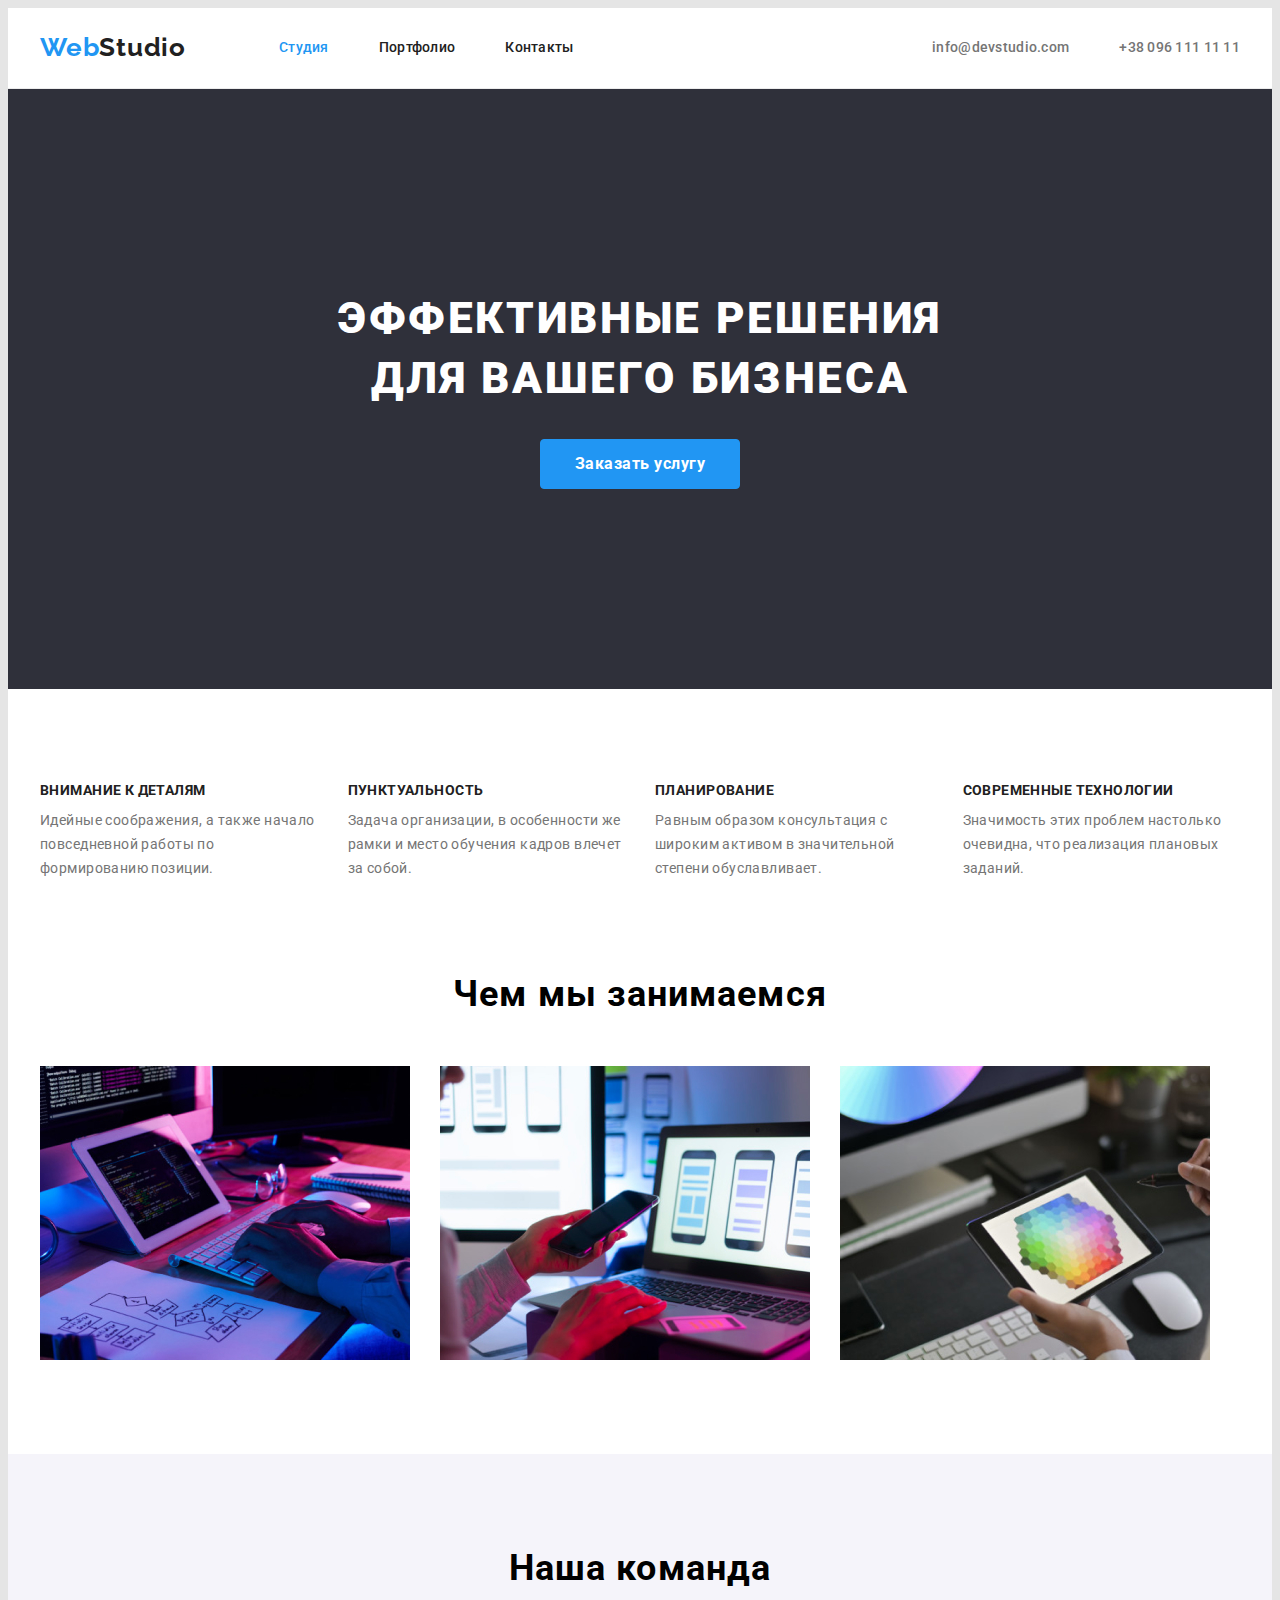
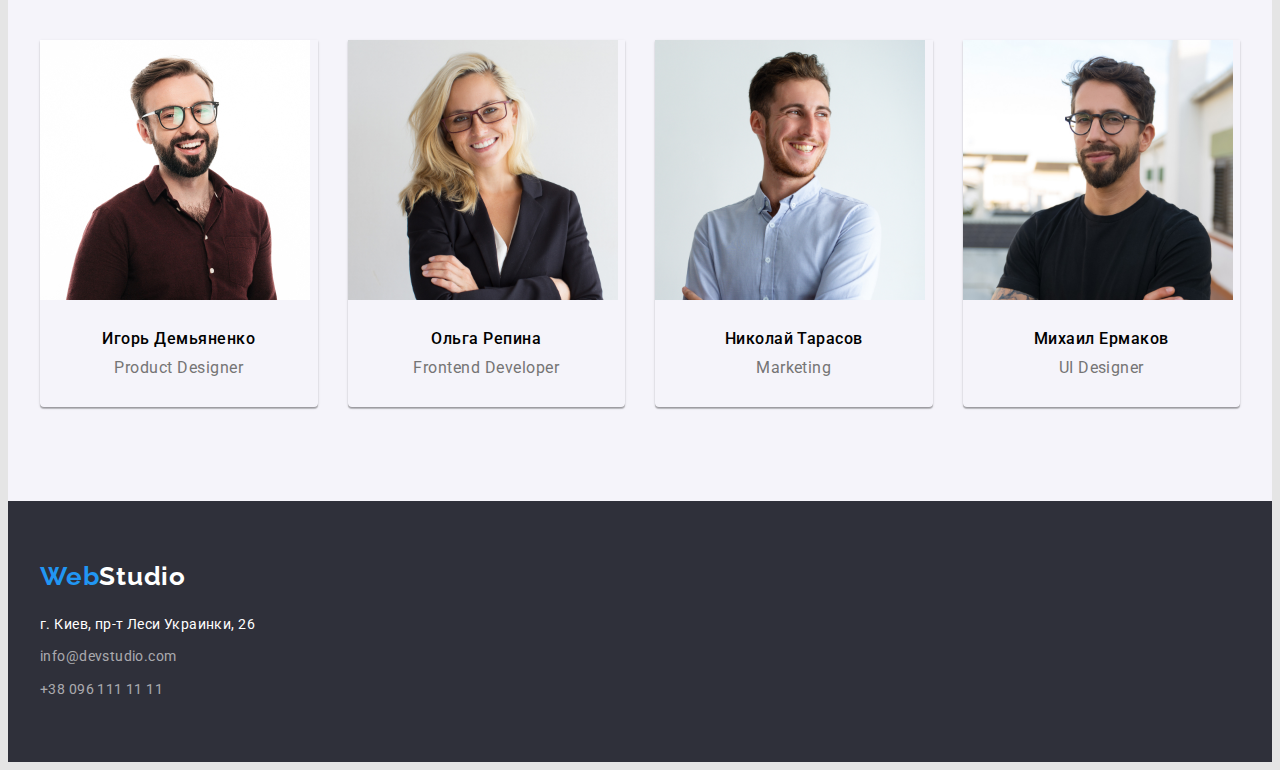
<file: index.html>
<!DOCTYPE html>
<html lang="ru">

<head>
    <meta charset="UTF-8">
    <meta http-equiv="X-UA-Compatible" content="IE=edge">
    <meta name="viewport" content="width=device-width, initial-scale=1.0">
    <title>Webstudio</title>
    <link rel="preconnect" href="https://fonts.googleapis.com">
    <link rel="preconnect" href="https://fonts.gstatic.com" crossorigin>
    <link
        href="https://fonts.googleapis.com/css2?family=Raleway:wght@700&family=Roboto:wght@400;500;700;900&display=swap"
        rel="stylesheet">
    <link rel="stylesheet" href="https://cdnjs.cloudflare.com/ajax/libs/modern-normalize/1.1.0/modern-normalize.min.css"
        integrity="sha512-wpPYUAdjBVSE4KJnH1VR1HeZfpl1ub8YT/NKx4PuQ5NmX2tKuGu6U/JRp5y+Y8XG2tV+wKQpNHVUX03MfMFn9Q=="
        crossorigin="anonymous" referrerpolicy="no-referrer" />
    <link rel="stylesheet" href="./css/styles.css">
</head>

<body>
    <header class="header">
        <div class="container">
            <a class="header-logo link logo-top" href="index.html"><span class="logo-web">Web</span>Studio</a>
            <ul class="header-list list">
                <li class="header-item"><a href="index.html" class="header-link link current">Студия</a></li>
                <li class="header-item"><a href="portfolio.html" class="header-link link">Портфолио</a></li>
                <li class="header-item"><a href="" class="header-link link ">Контакты</a></li>
            </ul>
            <div class="header-connect">
                <nav class="header-nav">
                    <ul class="header-link list">
                        <li class="header-item"><a class="header-mail link"
                                href="mailto:info@devstudio.com">info@devstudio.com</a></li>
                        <li class="header-item"><a class="header-tel link" href="tel:+380961111111">+38 096 111 11
                                11</a></li>
                    </ul>
                </nav>
            </div>
        </div>
    </header>
    <main>
        <section class="hero">
            <div class="container">
                <h1 class="hero-title">Эффективные решения для вашего бизнеса</h1>
                <button type="button" class="main-button pointer">Заказать услугу</button>
            </div>
        </section>
        <section class="benefits section">
            <div class="container">
                <h2 class="visually-hidden">Наши преимущества</h2>
                <ul class="benefits-list list">
                    <li class="benefits-item">
                        <h3 class="benefits-title">Внимание к деталям</h3>
                        <p class="benefits-text">Идейные соображения, а также начало повседневной работы по формированию
                            позиции.</p>
                    </li>
                    <li class="benefits-item">
                        <h3 class="benefits-title">Пунктуальность</h3>
                        <p class="benefits-text">Задача организации, в особенности же рамки и место обучения кадров
                            влечет за собой.</p>
                    </li>
                    <li class="benefits-item">
                        <h3 class="benefits-title">Планирование</h3>
                        <p class="benefits-text">Равным образом консультация с широким активом в значительной степени
                            обуславливает.</p>
                    </li>
                    <li class="benefits-item">
                        <h3 class="benefits-title">Современные технологии</h3>
                        <p class="benefits-text">Значимость этих проблем настолько очевидна, что реализация плановых
                            заданий.</p>
                    </li>
                </ul>
            </div>
        </section>
        <section class="gallery section">
            <div class="container">
                <h2 class="gallery-title">Чем мы занимаемся</h2>
                <ul class="gallery-list list">
                    <li class="gallery-item">
                        <img src="./images/img-1.jpg" alt="печатает на клавиатуре" width="370" height="294" />
                    </li>
                    <li class="gallery-item">
                        <img src="./images/img-2.jpg" alt="смотрит в смартфон" width="370" height="294" />
                    </li>
                    <li class="gallery-item">
                        <img src="./images/img-3.jpg" alt="использует планшет" width="370" height="294" />
                    </li>
                </ul>
            </div>
        </section>
        <section class="masters section">
            <div class="container">
                <h2 class="masters-title">Наша команда</h2>
                <ul class="masters-list list">
                    <li class="masters-item">
                        <img src="./images/master-1.jpg" alt="Product Designer" width="270" height="260" />
                        <h3 class="masters-name">Игорь Демьяненко</h3>
                        <p class="masters-text">Product Designer</p>
                    </li>
                    <li class="masters-item">
                        <img src="./images/master-2.jpg" alt="Frontend Developer" width="270" height="260" />
                        <h3 class="masters-name">Ольга Репина</h3>
                        <p class="masters-text">Frontend Developer</p>
                    </li>
                    <li class="masters-item">
                        <img src="./images/master-3.jpg" alt="Marketing" width="270" height="260" />
                        <h3 class="masters-name">Николай Тарасов</h3>
                        <p class="masters-text">Marketing</p>
                    </li>
                    <li class="masters-item">
                        <img src="./images/master-4.jpg" alt="UI Designer" width="270" height="260" />
                        <h3 class="masters-name">Михаил Ермаков</h3>
                        <p class="masters-text">UI Designer</p>
                    </li>
                </ul>
            </div>
        </section>
    </main>
    <footer class="footer">
        <div class="container">
            <a class="footer-logo link logo-bottom" href="index.html"><span class="logo-web">Web</span>Studio</a>
            <address class="footer-adress">
                <ul class="footer-list list">
                    <li class="footer-link">
                        <a class="footer-location link" href="https://goo.gl/maps/WTRpLGhR1zs4KhXf9" target="_blank"
                            rel="noopener nofollow noreferrer">
                            г. Киев, пр-т Леси Украинки, 26</a>
                    </li>
                    <li class="footer-link">
                        <a class="footer-mail link" href="mailto:info@devstudio.com">info@devstudio.com</a>
                    </li>
                    <li class="footer-link">
                        <a class="footer-tel link" href="tel:+380961111111">+38 096 111 11 11</a>
                    </li>
                </ul>
            </address>
        </div>
    </footer>
</body>

</html>
</file>
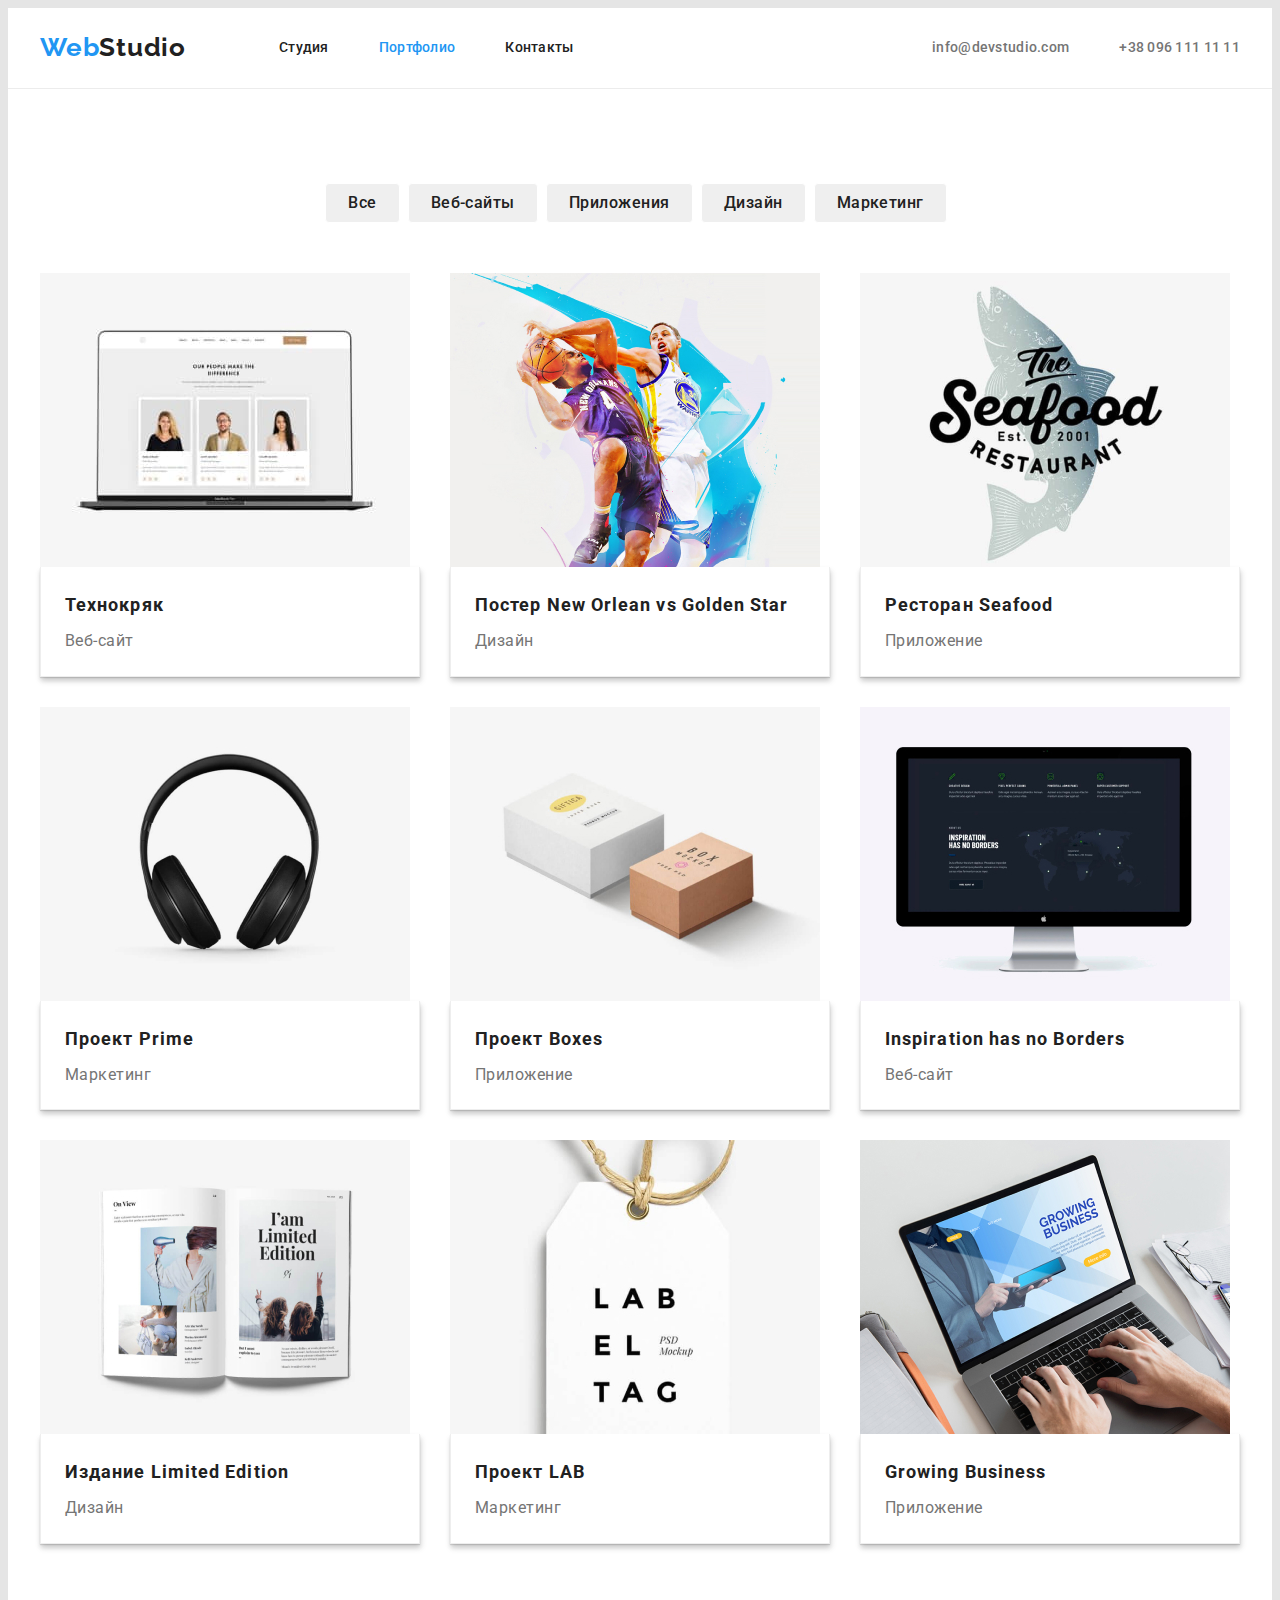
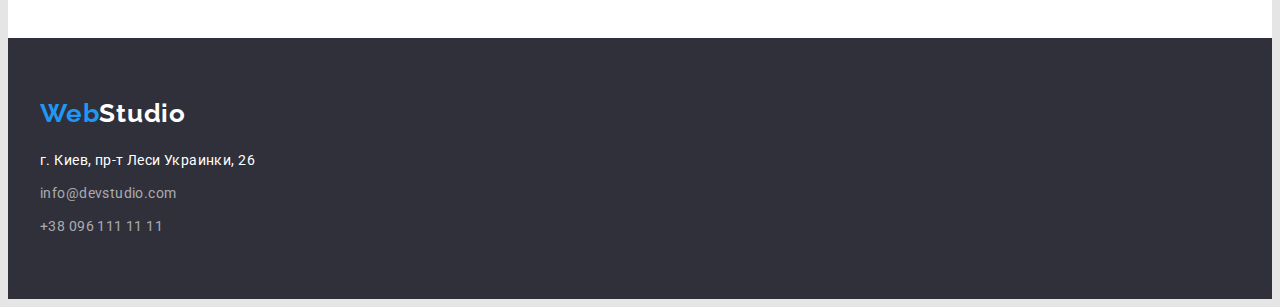
<file: portfolio.html>
<!DOCTYPE html>
<html lang="ru">

<head>
    <meta charset="UTF-8">
    <meta http-equiv="X-UA-Compatible" content="IE=edge">
    <meta name="viewport" content="width=device-width, initial-scale=1.0">
    <title>Portfolio</title>
    <link rel="preconnect" href="https://fonts.googleapis.com">
    <link rel="preconnect" href="https://fonts.gstatic.com" crossorigin>
    <link
        href="https://fonts.googleapis.com/css2?family=Raleway:wght@700&family=Roboto:wght@400;500;700;900&display=swap"
        rel="stylesheet">
    <link rel="stylesheet" href="https://cdnjs.cloudflare.com/ajax/libs/modern-normalize/1.1.0/modern-normalize.min.css"
        integrity="sha512-wpPYUAdjBVSE4KJnH1VR1HeZfpl1ub8YT/NKx4PuQ5NmX2tKuGu6U/JRp5y+Y8XG2tV+wKQpNHVUX03MfMFn9Q=="
        crossorigin="anonymous" referrerpolicy="no-referrer" />
    <link rel="stylesheet" href="./css/styles.css">
</head>

<body>
    <header class="header">
        <div class="container">
            <a class="header-logo link logo-top" href="index.html"><span class="logo-web">Web</span>Studio</a>
            <ul class="header-list list">
                <li class="header-item"><a href="index.html" class="header-link link ">Студия</a></li>
                <li class="header-item"><a href="portfolio.html" class="header-link link current">Портфолио</a></li>
                <li class="header-item"><a href="" class="header-link link ">Контакты</a></li>
            </ul>
            <div class="header-connect">
                <nav class="header-nav">
                    <ul class="header-link list">
                        <li class="header-item"><a class="header-mail link"
                                href="mailto:info@devstudio.com">info@devstudio.com</a></li>
                        <li class="header-item"><a class="header-tel link" href="tel:+380961111111">+38 096 111 11
                                11</a></li>
                    </ul>
                </nav>
            </div>
        </div>
    </header>
    <main>
        <section class="hero-portfolio section">
            <div class="container">
                <h1 class="visually-hidden">Ссылки</h1>
                <ul class="hero-list list">
                    <li class="hero-item"><button type="button" class="second-button pointer button1">Все</button></li>
                    <li class="hero-item"><button type="button" class="second-button pointer button2">Веб-сайты</button>
                    </li>
                    <li class="hero-item"><button type="button"
                            class="second-button pointer button3">Приложения</button></li>
                    <li class="hero-item"><button type="button" class="second-button pointer button4">Дизайн</button>
                    </li>
                    <li class="hero-item"><button type="button" class="second-button pointer button5">Маркетинг</button>
                    </li>
                </ul>
                <ul class="hero-about-list list">
                    <li class="hero-about-item">
                        <a class="hero-about-link link" href="">
                            <img src="images/portfolio-img-1.jpg" alt="Показывает сайт">
                            <div class="hero-about-content">
                                <h2 class="hero-about-title">Технокряк</h2>
                                <p class="hero-about-type">Веб-сайт</p>
                            </div>
                        </a>
                    </li>
                    <li class="hero-about-item">
                        <a class="hero-about-link link" href="">
                            <img src="images/portfolio-img-2.jpg" alt="Играют баскетболл">
                            <div class="hero-about-content">
                                <h2 class="hero-about-title">Постер New Orlean vs Golden Star</h2>
                                <p class="hero-about-type">Дизайн</p>
                            </div>
                        </a>
                    </li>
                    <li class="hero-about-item">
                        <a class="hero-about-link link" href="">
                            <img src="images/portfolio-img-3.jpg" alt="Прыгает рыба">
                            <div class="hero-about-content">
                                <h2 class="hero-about-title">Ресторан Seafood</h2>
                                <p class="hero-about-type">Приложение</p>
                            </div>
                        </a>
                    </li>
                    <li class="hero-about-item">
                        <a class="hero-about-link link" href="">
                            <img src="images/portfolio-img-4.jpg" alt="Показывает наушники">
                            <div class="hero-about-content">
                                <h2 class="hero-about-title">Проект Prime</h2>
                                <p class="hero-about-type">Маркетинг</p>
                            </div>
                        </a>
                    </li>
                    <li class="hero-about-item">
                        <a class="hero-about-link link" href="">
                            <img src="images/portfolio-img-5.jpg" alt="Показывает коробки">
                            <div class="hero-about-content">
                                <h2 class="hero-about-title">Проект Boxes</h2>
                                <p class="hero-about-type">Приложение</p>
                            </div>
                        </a>
                    </li>
                    <li class="hero-about-item">
                        <a class="hero-about-link link" href="">
                            <img src="images/portfolio-img-6.jpg" alt="Показывает сайт">
                            <div class="hero-about-content">
                                <h2 class="hero-about-title">Inspiration has no Borders</h2>
                                <p class="hero-about-type">Веб-сайт</p>
                            </div>
                        </a>
                    </li>
                    <li class="hero-about-item">
                        <a class="hero-about-link link" href="">
                            <img src="images/portfolio-img-7.jpg" alt="Открывает книгу">
                            <div class="hero-about-content">
                                <h2 class="hero-about-title">Издание Limited Edition</h2>
                                <p class="hero-about-type">Дизайн</p>
                            </div>
                        </a>
                    </li>
                    <li class="hero-about-item">
                        <a class="hero-about-link link" href="">
                            <img src="images/portfolio-img-8.jpg" alt="Показывает этикетку">
                            <div class="hero-about-content">
                                <h2 class="hero-about-title">Проект LAB</h2>
                                <p class="hero-about-type">Маркетинг</p>
                            </div>
                        </a>
                    </li>
                    <li class="hero-about-item">
                        <a class="hero-about-link link" href="">
                            <img src="images/portfolio-img-9.jpg" alt="Печатает на ноутбуке">
                            <div class="hero-about-content">
                                <h2 class="hero-about-title">Growing Business</h2>
                                <p class="hero-about-type">Приложение</p>
                            </div>
                        </a>
                    </li>
                </ul>
            </div>
        </section>
    </main>
    <footer class="footer">
        <div class="container">
            <a class="footer-logo link logo-bottom" href="index.html"><span class="logo-web">Web</span>Studio</a>
            <address class="footer-adress list">
                <ul class="footer-list list">
                    <li class="footer-link">
                        <a class="footer-location link" href="https://goo.gl/maps/WTRpLGhR1zs4KhXf9" target="_blank"
                            rel="noopener nofollow noreferrer">
                            г. Киев, пр-т Леси Украинки, 26</a>
                    </li>
                    <li class="footer-link">
                        <a class="footer-mail link" href="mailto:info@devstudio.com">info@devstudio.com</a>
                    </li>
                    <li class="footer-link">
                        <a class="footer-tel link" href="tel:+380961111111">+38 096 111 11 11</a>
                    </li>
                </ul>
            </address>
        </div>
    </footer>
</body>

</html>
</file>
<file: css/styles.css>
:root {
    --main-btn-color: #ffffff;
    --second-btn-color: #212121;
    --about-title-color: #212121;
    --about-title-type-color: #757575;
    --accent-color: #2196F3;
    --benefits-title: #212121;
    --benefits-text: #757575;
    --masters-item-text: #757575;
    --link-text: rgba(255, 255, 255, 0.6);
    --background-color: #E5E5E5;
    --background-second-color: #ffffff;
    --background-link-color: #2F303A;
    --border-porfolio: #FFFFFF;
    --team-bg-color: #F5F4FA;
    --border-color: #eeeeee

}

p,
h1,
h2,
h3,
h4,
h5,
h6 {
    margin: 0;
}


ul,
ol {
    margin: 0;
    padding-left: 0;
}

body {
    font-family: "Roboto", sans-serif;
    font-size: 14px;
    letter-spacing: 0.03em;
    background-color: var(--background-color);
}

.container {
    width: 1200px;
    margin: 0 auto;
    padding-left: 15px;
    padding-right: 15px;
}

.list {
    list-style: none;
}

.link {
    text-decoration: none;
}

.link.current {
    color: var(--accent-color);
}

.pointer {
    cursor: pointer;
}

img {
    display: block;
    max-width: 100%;
}

.visually-hidden {
    position: absolute;
    white-space: nowrap;
    width: 1px;
    height: 1px;
    overflow: hidden;
    border: 0;
    padding: 0;
    clip: rect(0 0 0 0);
    clip-path: inset(50%);
    margin: -1px;
}

.logo-top {
    font-family: 'Raleway';
    font-style: normal;
    font-weight: 700;
    font-size: 26px;
    line-height: 1.2;
    letter-spacing: 0.03em;
    color: var(--about-title-color);
}

.logo-bottom {
    font-family: 'Raleway', sans-serif;
    font-style: normal;
    font-weight: 700;
    font-size: 26px;
    line-height: 1.2;
    letter-spacing: 0.03em;
    color: var(--main-btn-color);
}

.logo-web {
    font-family: 'Raleway', sans-serif;
    font-style: normal;
    font-weight: 700;
    font-size: 26px;
    line-height: 1.2;
    letter-spacing: 0.03em;
    color: var(--accent-color);
}

.header-link:hover,
.header-link:focus,
.header-tel:hover,
.header-tel:focus,
.header-mail:hover,
.header-mail:focus,
.footer-location:hover,
.footer-location:focus,
.footer-mail:hover,
.footer-mail:focus,
.footer-tel:hover,
.footer-tel:focus {
    color: var(--accent-color);
}

.section {
    padding-top: 94px;
    padding-bottom: 94px;
}

/*--------------------------------------HEADER------------------------------------*/
.header {
    background-color: var(--background-second-color);
    padding-top: 24px;
    padding-bottom: 25px;
    border-bottom: 1px solid #ECECEC;
}

.header .container {
    display: flex;
    align-items: center;
}

.header-logo {
    margin-right: 93px;
}

.header-list,
.header-link {
    display: flex;
}

.header-link {
    font-weight: 500;
    line-height: 1.1;
    letter-spacing: 0.02em;
    color: var(--second-btn-color);
}

.header-tel,
.header-mail {
    font-weight: 500;
    line-height: 1.1;
    letter-spacing: 0.02em;
    color: var(--about-title-type-color);
}

.header-connect {
    margin-left: auto;
}

.header-item:not(:last-child) {
    margin-right: 50px;
}


/*--------------------------------------BUTTON------------------------------------*/
.main-button:hover,
.main-button:focus {
    color: var(--second-btn-color);
}

.second-button:hover,
.second-button:focus {
    color: var(--main-btn-color);
    background-color: var(--accent-color);
    border: 1px solid var(--main-btn-color);
    border-radius: 4px;
}



.main-button {
    text-decoration: none;
    font-family: inherit;
    font-weight: 700;
    font-size: 16px;
    line-height: 1.6;
    letter-spacing: 0.03em;
    color: var(--main-btn-color);
    background-color: var(--accent-color);
    min-width: 200px;
    height: 50px;
    border: 1px solid var(--accent-color);
    border-radius: 4px;
    margin: auto;
    display: block;
    margin-top: 30px;
}

.second-button {
    text-decoration: none;
    font-family: inherit;
    font-style: normal;
    font-weight: 500;
    font-size: 16px;
    line-height: 1.6;
    letter-spacing: 0.03em;
    color: var(--second-btn-color);
    border: 1px solid var(--main-btn-color);
    border-radius: 4px;
    margin-right: 8px;
    padding: 6px 22px;
}

/*--------------------------------------HERO------------------------------------*/
.hero {
    color: var(--main-btn-color);
    background-color: var(--background-link-color);
    padding-top: 200px;
    padding-bottom: 200px;
}

.hero-title {
    font-weight: 900;
    font-size: 44px;
    line-height: 1.36;
    text-align: center;
    letter-spacing: 0.06em;
    text-transform: uppercase;
    width: 696px;
    margin: 0 auto;
}

.hero-about-title {
    font-weight: 700;
    font-size: 18px;
    line-height: 2;
    letter-spacing: 0.06em;
    color: var(--about-title-color);
    margin-bottom: 4px;
}

.hero-about-type {
    font-size: 16px;
    line-height: 1.8;
    letter-spacing: 0.03em;
    color: var(--about-title-type-color);
}

.hero-list {
    display: flex;
    justify-content: center;
    margin-bottom: 50px;
}

.hero-about-list {
    display: flex;
    flex-wrap: wrap;
    margin-right: -30px;
    margin-bottom: -30px;
}

.hero-about-list>.hero-about-item {
    flex-basis: calc(100% / 3 - 30px);
    margin-right: 30px;
    margin-bottom: 30px;
}

.hero-about-content {
    border: 1px solid var(--border-color);
    border-right: 1px solid var(--border-color);
    border-left: 1px solid var(--border-color);
    border-bottom: 1px solid var(--border-color);
    border-top: 0px;
    box-shadow: 0px 1px 1px rgba(0, 0, 0, 0.12), 0px 4px 4px rgba(0, 0, 0, 0.06), 1px 4px 6px rgba(0, 0, 0, 0.16);
    padding: 20px 24px 20px 24px;
}

.hero-portfolio {
    background-color: var(--border-porfolio);
}

/*---------------------------------BENEFITS------------------------------------*/
.benefits {
    background-color: var(--background-second-color);
}

.benefits-list {
    display: flex;
    margin-right: -30px;
}

.benefits-title {
    font-weight: 700;
    font-size: 14px;
    line-height: 1.1;
    letter-spacing: 0.03em;
    text-transform: uppercase;
    color: var(--benefits-title);
    margin-bottom: 10px;
}

.benefits-text {
    font-weight: 400;
    line-height: 24px;
    letter-spacing: 0.03em;
    color: var(--benefits-text);
}

.benefits-item {
    flex-basis: calc(100% / 4 - 30px);
    margin-right: 30px;
}

.benefits-item:last-child {
    margin-right: 0px;
}

/*---------------------------------GALLERY-------------------------------------*/
.gallery {
    background-color: var(--background-second-color);
    padding-top: 0;
}

.gallery-list {
    display: flex;
}

.gallery-title {
    font-weight: 700;
    font-size: 36px;
    line-height: 1.16;
    text-align: center;
    letter-spacing: 0.03em;
    margin-bottom: 50px;
}

.gallery-item+.gallery-item {
    margin-left: 30px;
}

/*---------------------------------MASTERS-------------------------------------*/
.masters {
    background-color: var(--team-bg-color)
}

.masters-title {
    font-weight: 700;
    font-size: 36px;
    line-height: 1.16;
    text-align: center;
    letter-spacing: 0.03em;
    margin-bottom: 50px;
}

.masters-name {
    font-weight: 500;
    font-size: 16px;
    line-height: 1.18;
    text-align: center;
    letter-spacing: 0.03em;
    margin-top: 30px;
    margin-bottom: 10px;
}

.masters-text {
    font-weight: 400;
    font-size: 16px;
    line-height: 1.18;
    text-align: center;
    letter-spacing: 0.03em;
    color: var(--masters-item-text);
    margin-bottom: 30px;
}

.masters-list {
    display: flex;
    margin-right: -30px;
}

.masters-item {
    flex-basis: calc(100% / 4 - 30px);
    margin-right: 30px;
    border: 0px solid var(--border-porfolio);
    border-radius: 0px 0px 4px 4px;
    box-shadow: 0px 1px 3px rgba(0, 0, 0, 0.12), 0px 1px 1px rgba(0, 0, 0, 0.14), 0px 2px 1px rgba(0, 0, 0, 0.2);
}

.masters-item:last-child {
    margin-right: 0px;
}

/*--------------------------------------FOOTER------------------------------------*/
.footer {
    background-color: var(--background-link-color);
    padding-top: 60px;
    padding-bottom: 60px;
}

.footer-adress {
    margin-top: 20px;
}

.footer-link {
    font-style: normal;
    margin-bottom: 9px;
}

.footer-link:last-child {
    margin-bottom: 0px;
}

.footer-location {
    line-height: 1.7;
    letter-spacing: 0.03em;
    color: var(--main-btn-color);
    margin-top: 20px;
}

.footer-mail,
.footer-tel {
    line-height: 1.7;
    letter-spacing: 0.03em;
    color: var(--link-text)
}
</file>
